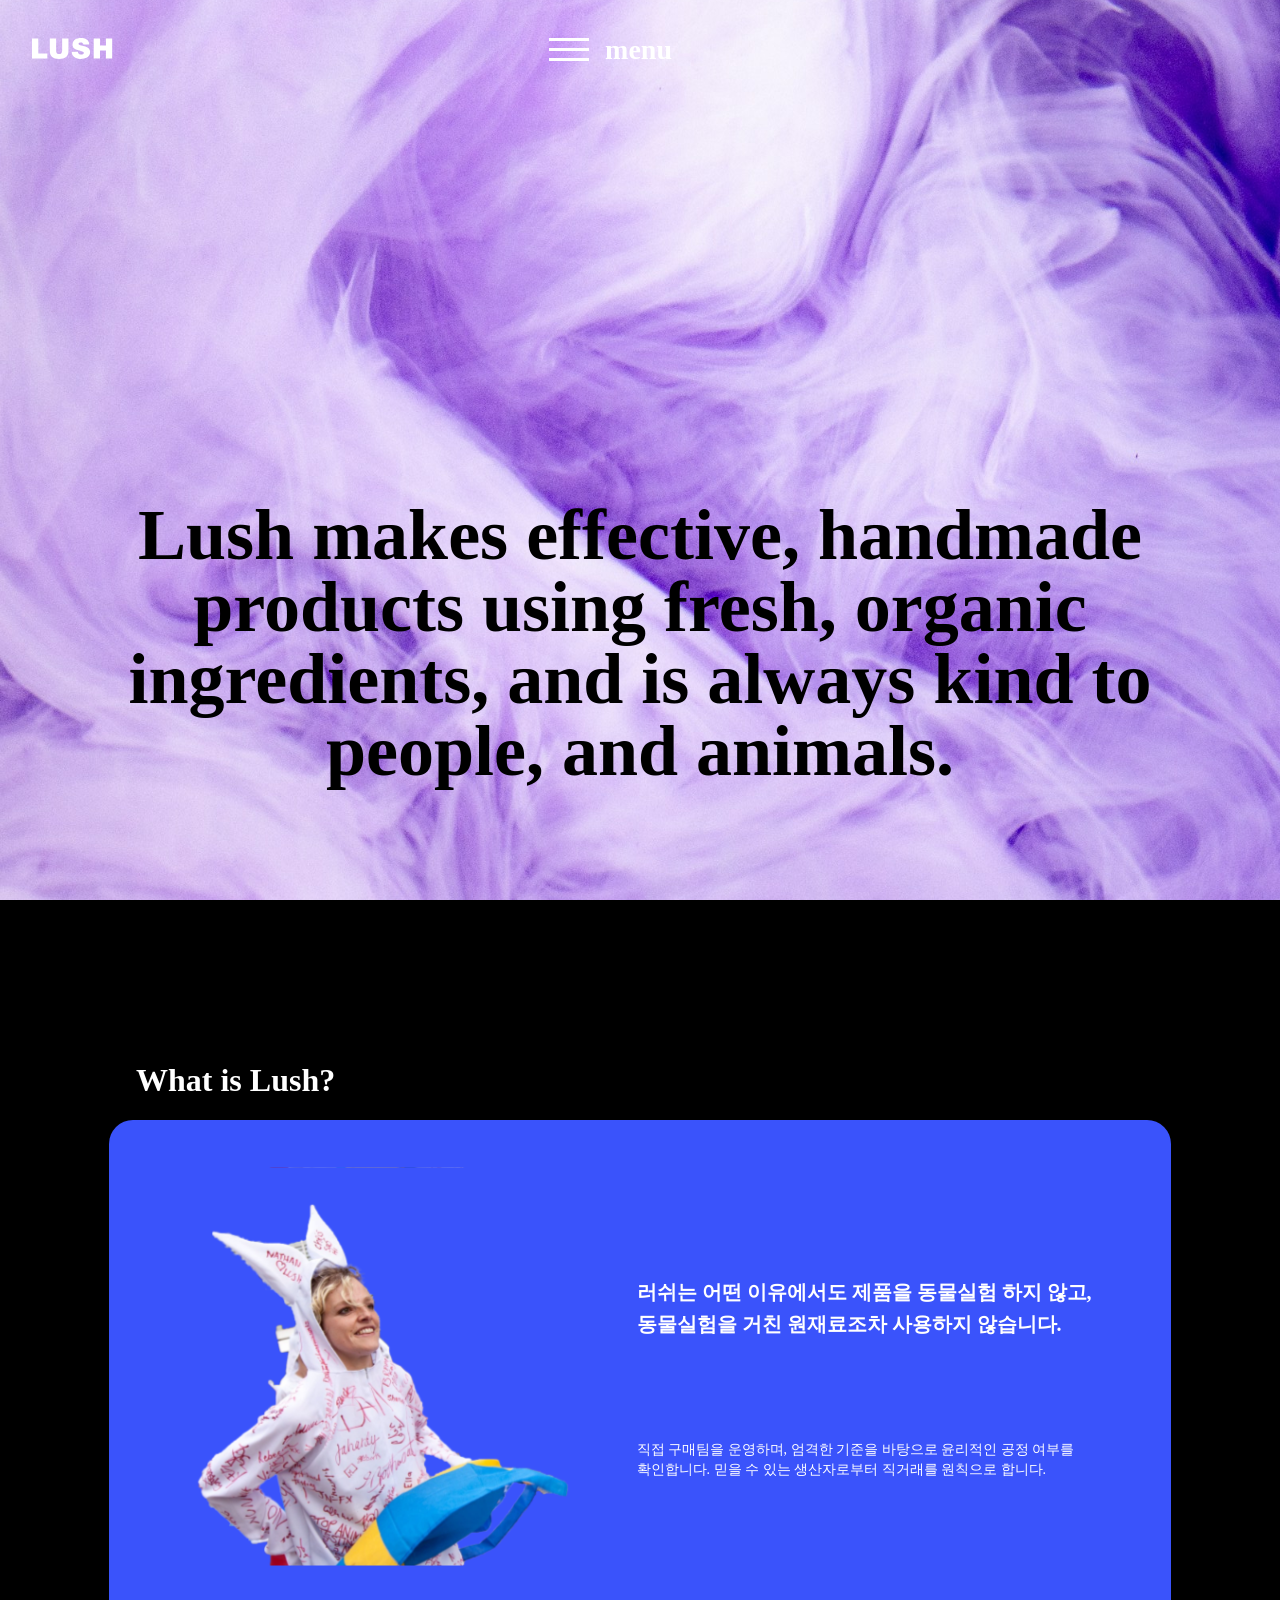
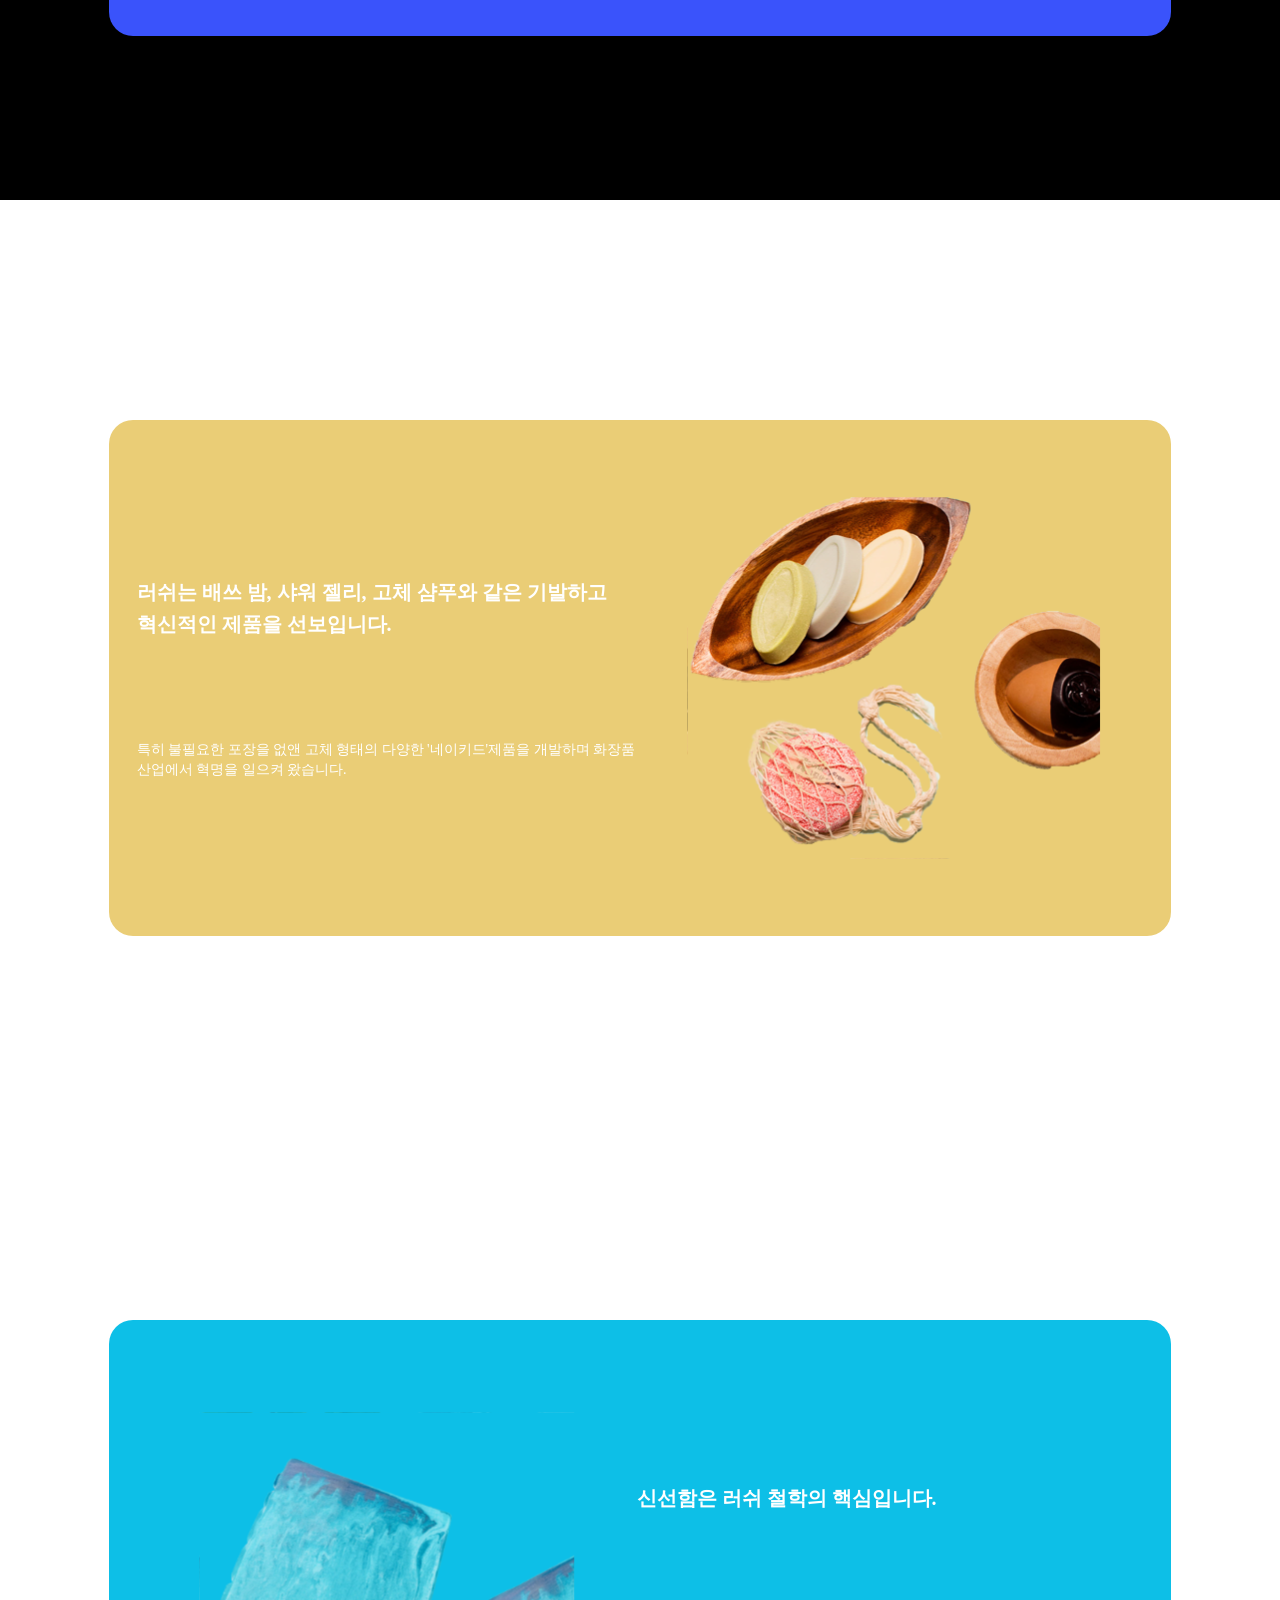
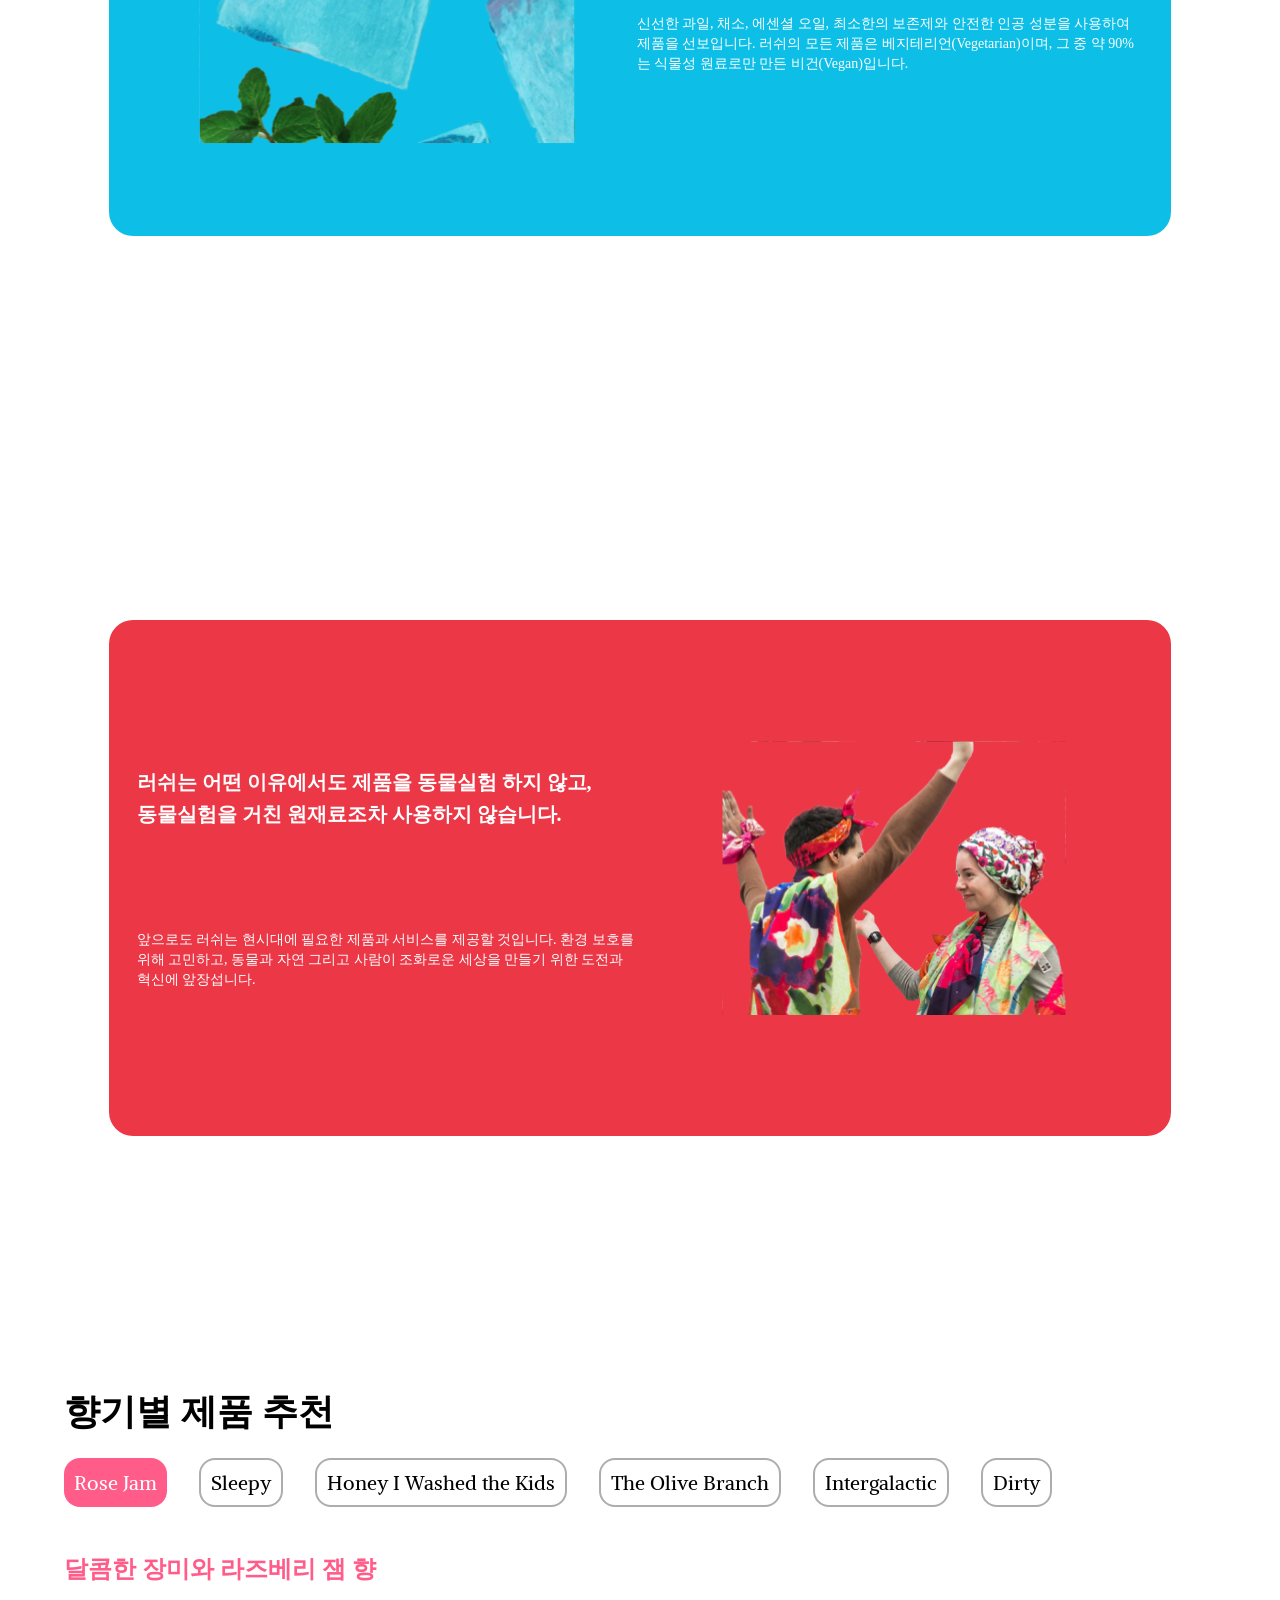
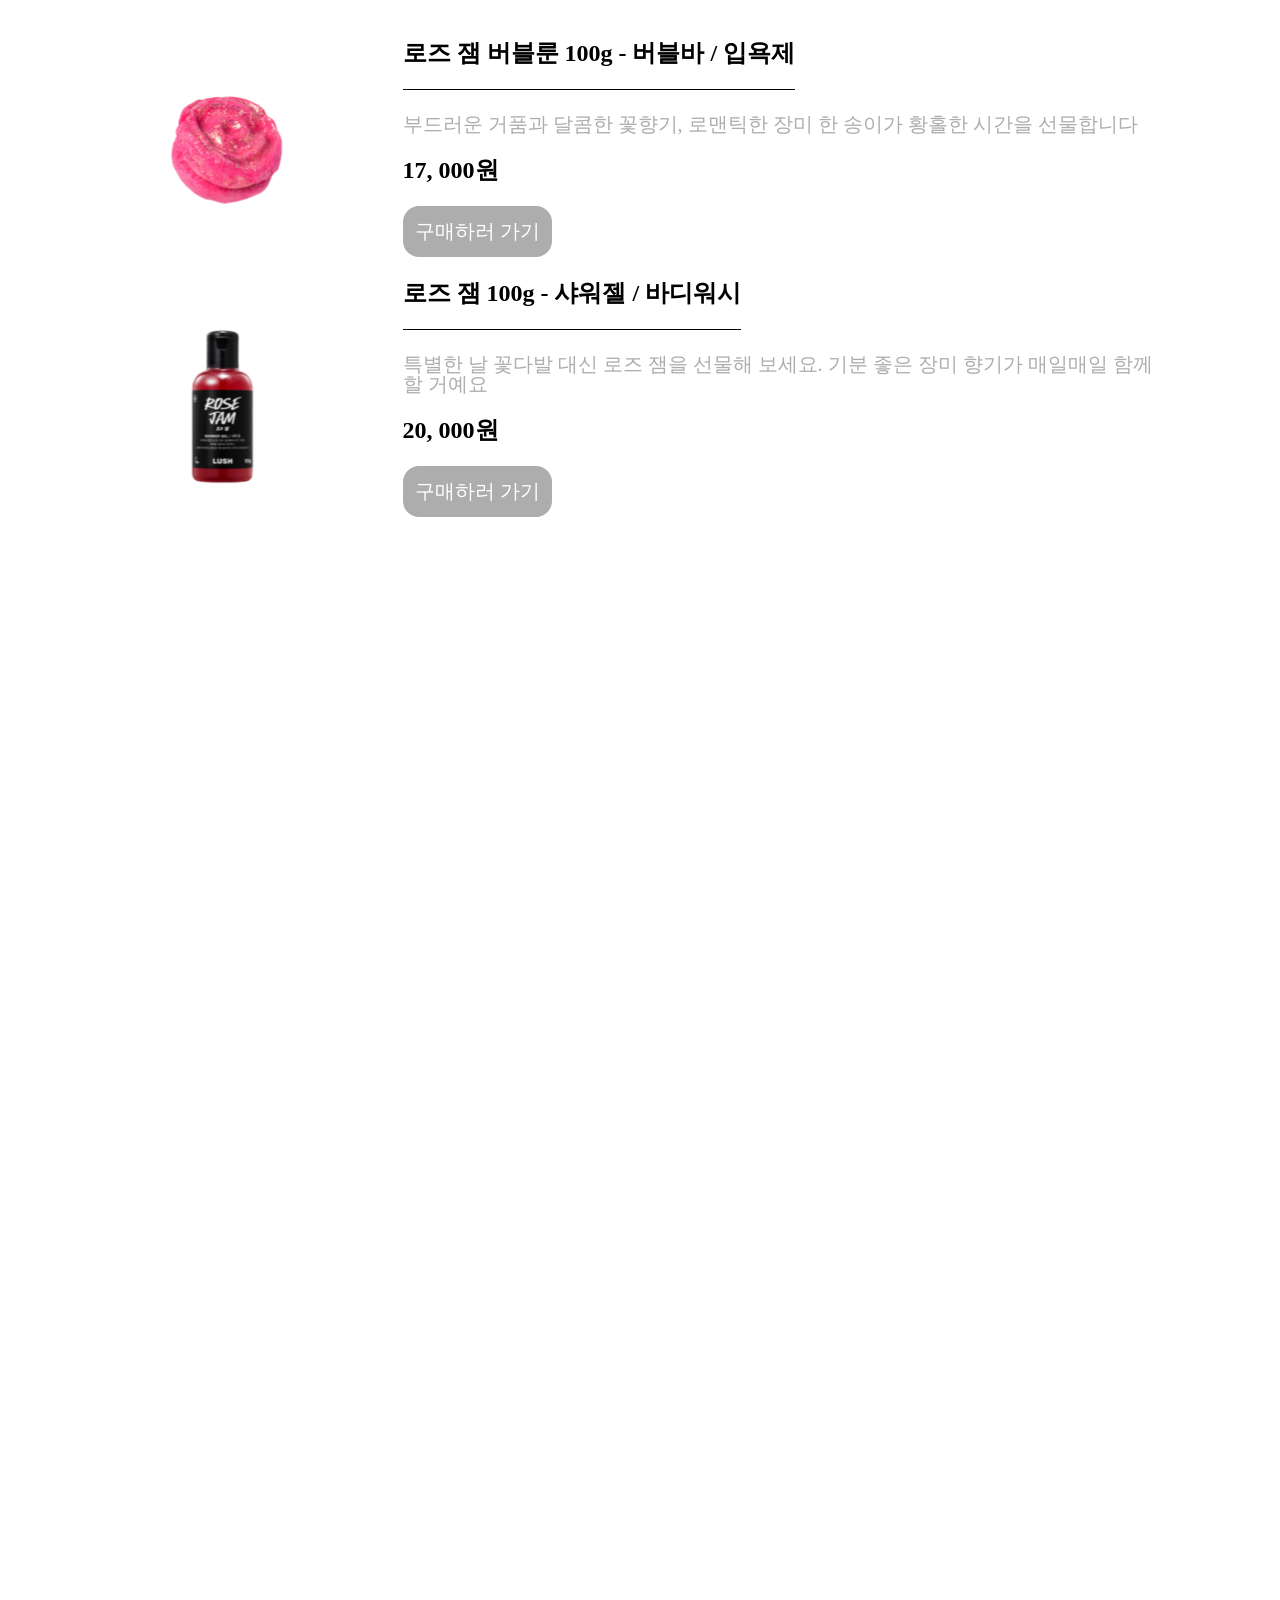
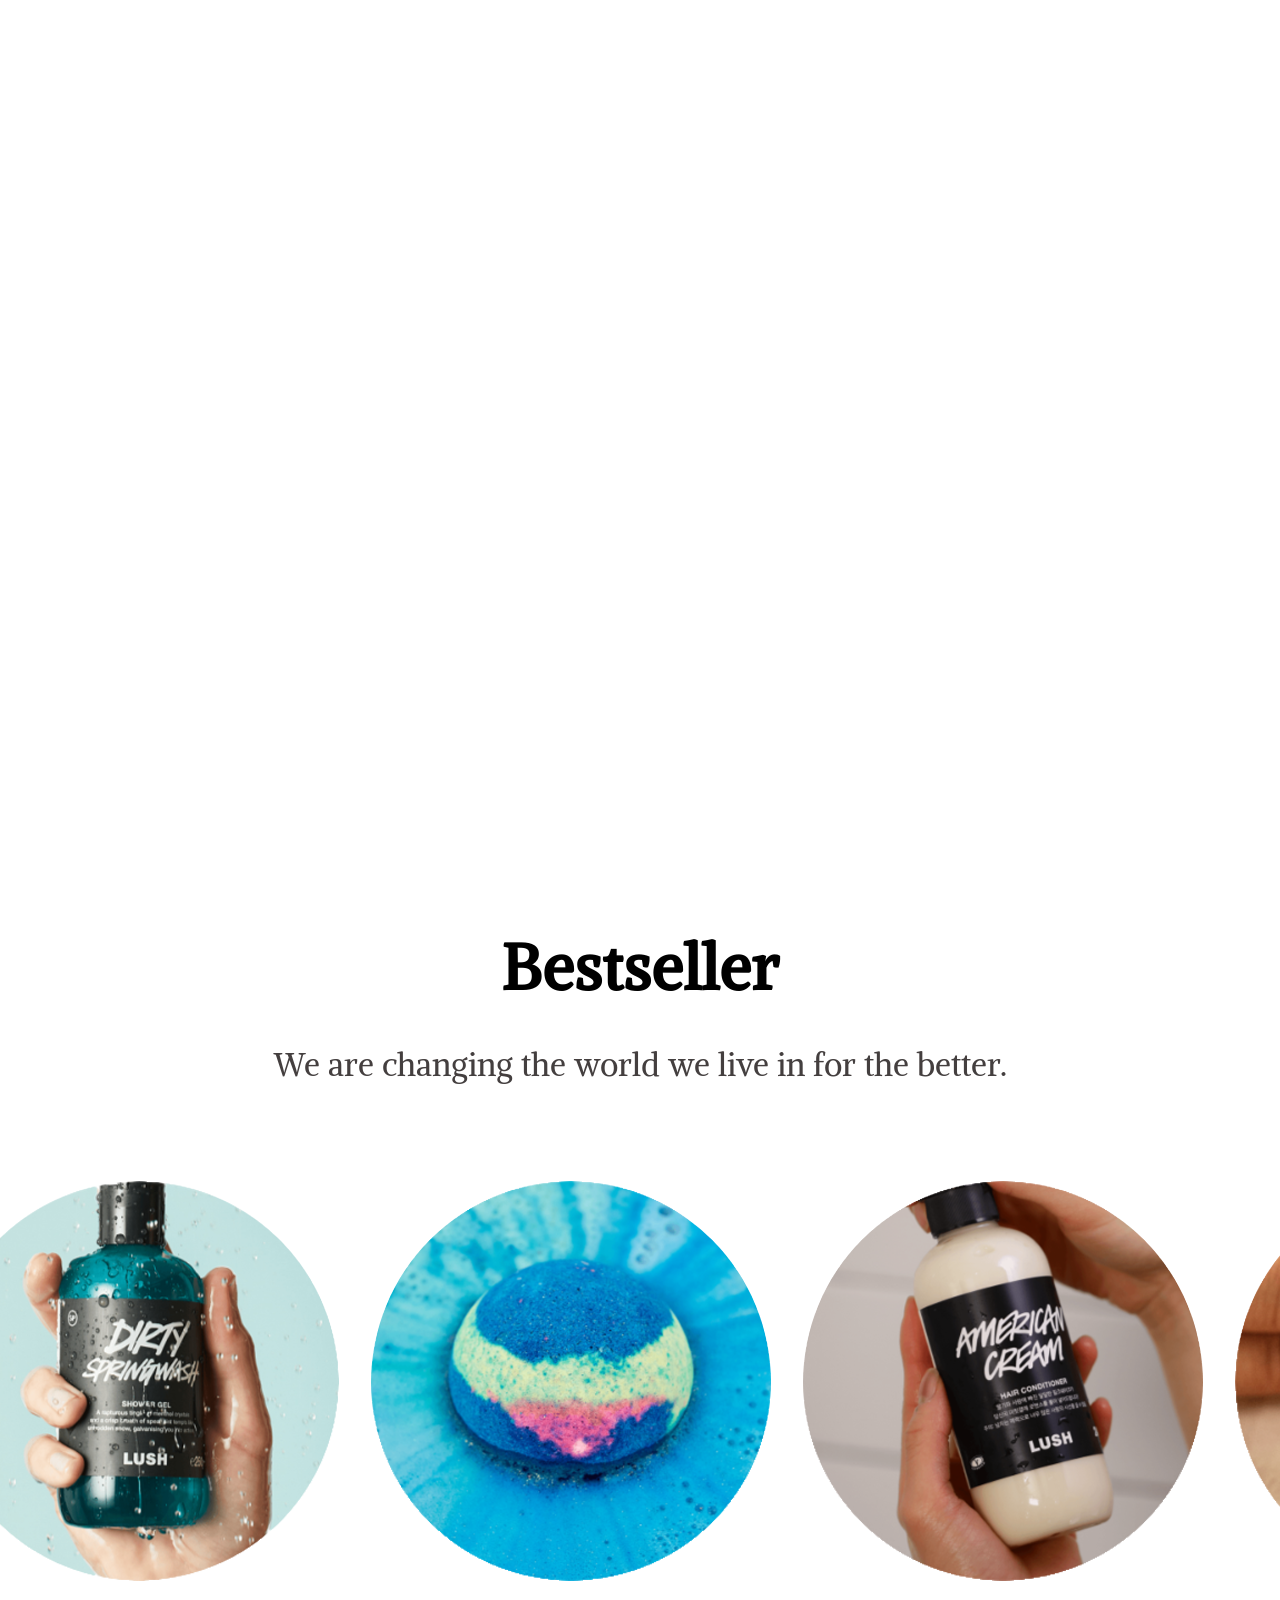
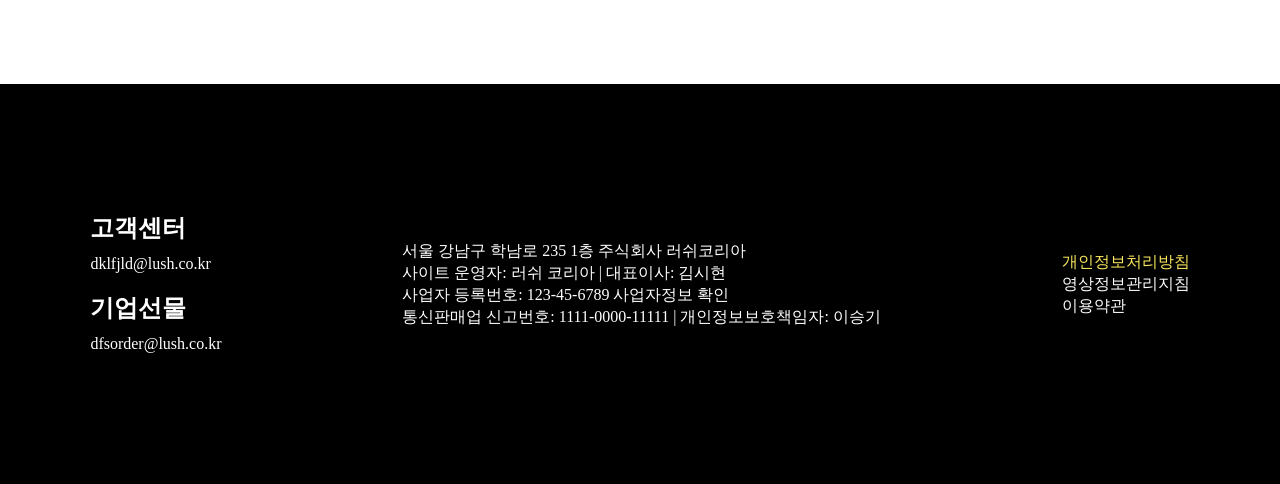
<file: index.html>
<!DOCTYPE html>
<html lang="ko">

<head>
    <meta charset="UTF-8">
    <meta name="viewport" content="width=device-width, initial-scale=1.0">
    <link href="https://fonts.googleapis.com/css2?family=Alike&display=swap" rel="stylesheet">
    <link rel="stylesheet" href="./css/reset.css">
    <link rel="stylesheet" href="./css/style.css">
    <link rel="stylesheet" href="./css/media.css">
    <title>러쉬코리아</title>
</head>

<body>
    <div class="slider">
        <div class="slide slide1 active"></div>
        <div class="slide slide2"></div>
        <div class="slide slide3"></div>
        <div class="slide slide4"></div>
        <div class="slide slide5"></div>
    </div>
    <section class="main_container">
        <header>
            <h1>
                <img src="./image/logo.svg" alt="로고">
            </h1>
            <div class="header_menu_button">
                <div class="ham_container">
                    <div class="hamburger"></div>
                </div>
                <p>menu</p>
            </div>
        </header>
        <div class="wrapper">
            <ul class="header_menu">
                <li>Hair</li>
                <li>Face</li>
                <li>Hand</li>
                <li>Body</li>
                <li>location</li>
            </ul>
        </div>
        <div class="main_text_content">
            <p id="main_typewriter">
                Lush makes effective, handmade products using fresh, organic
                ingredients, and is always kind to people, and animals.
            </p>
            <p id="main_typewriter_hidden">
                Lush makes effective, handmade products using fresh, organic
                ingredients, and is always kind to people, and animals.
            </p>
        </div>
    </section>


    <section class="intro_full_container">
        <div class="intro_container blue">
            <h2>What is Lush?</h2>
            <div class="intro_content">
                <figure></figure>
                <div class="intro_text_content">
                    <h3>
                        러쉬는 어떤 이유에서도 제품을 동물실험 하지 않고,동물실험을 거친 원재료조차 사용하지 않습니다.
                    </h3>
                    <p>
                        직접 구매팀을 운영하며, 엄격한 기준을 바탕으로 윤리적인 공정 여부를 확인합니다. 믿을 수 있는 생산자로부터 직거래를 원칙으로 합니다.
                    </p>
                    <p>
                        Animal Protection
                        <br>
                        Ethical Sourcing
                    </p>
                </div>
            </div>
        </div>
        <div class="intro_container yellow">
            <div class="intro_content">
                <div class="intro_text_content">
                    <h3>
                        러쉬는 배쓰 밤, 샤워 젤리, 고체 샴푸와 같은 기발하고 혁신적인 제품을 선보입니다.
                    </h3>
                    <p>
                        특히 불필요한 포장을 없앤 고체 형태의 다양한 '네이키드'제품을 개발하며 화장품 산업에서 혁명을 일으켜 왔습니다.
                    </p>
                    <p>
                        Innovative Products
                        <br>
                        Solid Formulas
                    </p>
                </div>
                <figure></figure>
            </div>
        </div>
        <div class="intro_container sky">
            <div class="intro_content">
                <figure></figure>
                <div class="intro_text_content">
                    <h3>
                        신선함은 러쉬 철학의 핵심입니다.
                    </h3>
                    <p>
                        신선한 과일, 채소, 에센셜 오일, 최소한의 보존제와 안전한 인공 성분을 사용하여 제품을 선보입니다. 러쉬의 모든 제품은 베지테리언(Vegetarian)이며, 그 중 약
                        90%는 식물성 원료로만 만든 비건(Vegan)입니다.
                    </p>
                    <p>
                        Natural Ingredients
                        <br>
                        Vegan
                    </p>
                </div>
            </div>
        </div>
        <div class="intro_container red">
            <div class="intro_content">
                <div class="intro_text_content">
                    <h3>
                        러쉬는 어떤 이유에서도 제품을 동물실험 하지 않고, 동물실험을 거친 원재료조차 사용하지 않습니다.
                    </h3>
                    <p>
                        앞으로도 러쉬는 현시대에 필요한 제품과 서비스를 제공할 것입니다. 환경 보호를 위해 고민하고, 동물과 자연 그리고 사람이 조화로운 세상을 만들기 위한 도전과 혁신에
                        앞장섭니다.
                    </p>
                    <p>
                        Cruelty-Free
                        <br>
                        Sustainability
                    </p>
                </div>
                <figure></figure>
            </div>
        </div>
    </section>

    <section class="recommend_container">
        <h2>향기별 제품 추천</h2>
        <div class="tabs">
            <button class="tab-btn active" data-tab="rose">Rose Jam</button>
            <button class="tab-btn" data-tab="sleepy">Sleepy</button>
            <button class="tab-btn" data-tab="honey">Honey I Washed the Kids</button>
            <button class="tab-btn" data-tab="olive">The Olive Branch</button>
            <button class="tab-btn" data-tab="inter">Intergalactic</button>
            <button class="tab-btn" data-tab="dirty">Dirty</button>
        </div>
        <div id="rose" class="tab-content rose active">
            <h3>달콤한 장미와 라즈베리 잼 향</h3>
            <h3 class="show_name">Rose Jam</h3>
            <div class="flex_box">
                <div class="recommend_content">
                    <figure class="rose_1"></figure>
                    <div class="recommend_text_content">
                        <h2>
                            로즈 잼 버블룬 100g - 버블바 / 입욕제
                        </h2>
                        <p>
                            부드러운 거품과 달콤한 꽃향기, 로맨틱한 장미 한 송이가 황홀한 시간을 선물합니다
                        </p>
                        <h2>
                            17, 000원
                        </h2>
                        <button>구매하러 가기</button>
                        <button class="show_button">제품 보러가기</button>
                    </div>
                </div>
                <div class="recommend_content">
                    <figure class="rose_2"></figure>
                    <div class="recommend_text_content">
                        <h2>로즈 잼 100g - 샤워젤 / 바디워시</h2>
                        <p>특별한 날 꽃다발 대신 로즈 잼을 선물해 보세요. 기분 좋은 장미 향기가 매일매일 함께 할 거예요</p>
                        <h2>20, 000원</h2>
                        <button>구매하러 가기</button>
                        <button class="show_button">제품 보러가기</button>
                    </div>
                </div>
            </div>
        </div>
        <div id="sleepy" class="tab-content sleepy">
            <h3>라벤더와 톤카 콩의 포근한 향</h3>
            <h3 class="show_name">Sleepy</h3>
            <div class="flex_box">
                <div class="recommend_content">
                    <figure class="sleepy_1"></figure>
                    <div class="recommend_text_content">
                        <h2>슬리피 200ml - 슬리피 보디 스프레이/바디 스프레이/향수</h2>
                        <p>라벤더의 향기가 퍼지고, 눈을 감으면 잠이 솔솔 오는 달콤한 자장가를 불러줄게요</p>
                        <h2>70, 000원</h2>
                        <button>구매하러 가기</button>
                        <button class="show_button">제품 보러가기</button>
                    </div>
                </div>
                <div class="recommend_content">
                    <figure class="sleepy_2"></figure>
                    <div class="recommend_text_content">
                        <h2>슬리피 버블바 200g - 버블바 / 입욕제</h2>
                        <p>꿈결처럼 부드러운 거품이 차오르면 파스텔 톤의 평화로운 꿈나라가 펼쳐집니다</p>
                        <h2>21, 000원</h2>
                        <button>구매하러 가기</button>
                        <button class="show_button">제품 보러가기</button>
                    </div>
                </div>
            </div>
        </div>
        <div id="honey" class="tab-content honey">
            <h3>달달한 꿀, 카라멜 향</h3>
            <h3 class="show_name">Honey I Washed the Kids</h3>
            <div class="flex_box">
                <div class="recommend_content">
                    <figure class="honey_1"></figure>
                    <div class="recommend_text_content">
                        <h2>허니 아이 워시드 더 키즈 100g - 보디 솝 / 바디 솝 / 비누</h2>
                        <p>달콤한 꿀단지 속으로 풍덩! 꿀처럼 촉촉한 피부를 만들어 드릴게요</p>
                        <h2>11, 000원</h2>
                        <button>구매하러 가기</button>
                        <button class="show_button">제품 보러가기</button>
                    </div>
                </div>
                <div class="recommend_content">
                    <figure class="honey_2"></figure>
                    <div class="recommend_text_content">
                        <h2>허니 아이 워시드 더 키즈 500g - 샤워 젤 / 바디워시</h2>
                        <p>사랑하는 사람에게 사용 방법을알려달라고 속삭여보세요</p>
                        <h2>66, 000원</h2>
                        <button>구매하러 가기</button>
                        <button class="show_button">제품 보러가기</button>
                    </div>
                </div>
            </div>
        </div>
        <div id="olive" class="tab-content olive">
            <h3>상큼한 만다린, 올리브 오일의 부드러움</h3>
            <h3 class="show_name">The Olive Branch</h3>
            <div class="flex_box">
                <div class="recommend_content">
                    <figure class="olive_1"></figure>
                    <div class="recommend_text_content">
                        <h2>더 올리브 브랜치 100g - 샤워 젤 / 바디워시</h2>
                        <p>어디에서도 찾아볼 수 없는 특별한 향기예요</p>
                        <h2>20, 000원</h2>
                        <button>구매하러 가기</button>
                        <button class="show_button">제품 보러가기</button>
                    </div>
                </div>
                <div class="recommend_content">
                    <figure class="olive_2"></figure>
                    <div class="recommend_text_content">
                        <h2>더 올리브 브랜치 550g - 샤워 젤 / 바디워시</h2>
                        <p>꽃과 과일의 조화랄까? 게다가 잔향기가 정말 좋았습니다</p>
                        <h2>66, 000원</h2>
                        <button>구매하러 가기</button>
                        <button class="show_button">제품 보러가기</button>
                    </div>
                </div>
            </div>
        </div>
        <div id="inter" class="tab-content inter">
            <h3>페퍼민트, 시더우드의 쿨하고 우디한 향 </h3>
            <h3 class="show_name">Intergalactic</h3>
            <div class="flex_box">
                <div class="recommend_content">
                    <figure class="inter_1"></figure>
                    <div class="recommend_text_content">
                        <h2>인터갈락틱 200g - 버블바 / 입욕제</h2>
                        <p>화려한 일상탈출! 별들의 눈부신 소용돌이 속으로 퐁당</p>
                        <h2>17, 000원</h2>
                        <button>구매하러 가기</button>
                        <button class="show_button">제품 보러가기</button>
                    </div>
                </div>
                <div class="recommend_content">
                    <figure class="inter_2"></figure>
                    <div class="recommend_text_content">
                        <h2>인터갈락틱 200g - 버블바 / 입욕제</h2>
                        <p>상쾌하고 싱그러운 향기가 욕실 가득 퍼지면, 신비한 우주의 수호자가 된 듯한 느낌이 들 거예요!</p>
                        <h2>21, 000원</h2>
                        <button>구매하러 가기</button>
                        <button class="show_button">제품 보러가기</button>
                    </div>
                </div>
            </div>
        </div>
        <div id="dirty" class="tab-content dirty">
            <h3>민트, 라벤더의 상쾌한 허브 향</h3>
            <h3 class="show_name">Dirty</h3>
            <div class="flex_box">
                <div class="recommend_content">
                    <figure class="dirty_1"></figure>
                    <div class="recommend_text_content">
                        <h2>더티 스타일링 크림 250g - 헤어 스타일링 크림</h2>
                        <p>오크모스의 차분한 향기는 시간이 지나면서 부드러운 느낌으로 바뀌어 갑니다</p>
                        <h2>44, 000원</h2>
                        <button>구매하러 가기</button>
                        <button class="show_button">제품 보러가기</button>
                    </div>
                </div>
                <div class="recommend_content">
                    <figure class="dirty_2"></figure>
                    <div class="recommend_text_content">
                        <h2>더티 100ml - 퍼퓸 / 향수</h2>
                        <p>누군가를 사로잡는 그 순간, 뒤돌아보게 만드는 그 향기</p>
                        <h2>130, 000원</h2>
                        <button>구매하러 가기</button>
                        <button class="show_button">제품 보러가기</button>
                    </div>
                </div>
            </div>
        </div>
    </section>

    <section class="campaign_container donate">
        <figure></figure>
        <div class="campaign_text_content">
            <div class="campaign_top donate">
                <h2>기부와 나눔</h2>
                <p id="donate-typewriter"></p>
            </div>
            <p>
                2007년 채러티 팟 출시 이후 러쉬의 기부와 나눔은 더욱 다양해졌습니다.

                러쉬는 비영리 단체와 협력하며 기부와 캠페인으로 긍정적 변화를 이끌고 있습니다.

                같은 가치를 지닌 단체들과 자원을 나누고 플랫폼을 제공합니다.

                기부는 5가지 범주로 나뉘며, 금액과 영향은 투명하게 공개됩니다.
            </p>
        </div>
    </section>
    <section class="campaign_container resource">
        <div class="campaign_text_content">
            <div class="campaign_top resource">
                <h2>자원 순환</h2>
                <p id="resource-typewriter"></p>
            </div>
            <p>
                러쉬 제품은 원재료 선택부터 제작, 유통까지 하나의 경험입니다.

                신선한 재료와 손작업으로 제품을 만들고 탄소 발자국을 줄입니다.

                모든 과정은 긍정적인 환경 영향을 남기기 위한 노력입니다.

                러쉬는 사회적·환경적 변화를 지속적으로 이끌고자 합니다.
            </p>
        </div>
        <figure></figure>
    </section>

    <section class="bestseller_container">
        <h2>Bestseller</h2>
        <p>We are changing the world we live in for the better.</p>
        <div class="bestseller_slider" id="infiniteSlider">
            <ul class="bestseller_content" id="sliderContent">
                <li>
                    <img src="./image/best_1.png" alt="">
                    <div class="bestseller_overlay">
                        Dirty Springwash 샤워젤
                        <br>
                        Dirty Springwash Shower Gel
                    </div>
                </li>
                <li>
                    <img src="./image/best_2.png" alt="">
                    <div class="bestseller_overlay">
                        인터갈락틱 200g - 버블바 / 입욕제
                        <br>
                        Intergalactic Bath Bomb
                    </div>
                </li>
                <li>
                    <img src="./image/best_3.png" alt="">
                    <div class="bestseller_overlay">
                        American Cream 헤어 컨디셔너
                        <br>
                        American Cream Hair Conditioner
                    </div>
                </li>
                <li>
                    <img src="./image/best_4.png" alt="">
                    <div class="bestseller_overlay">
                        마스크 오브 매그너민티
                        <br>
                        Mask of Magnaminty
                    </div>
                </li>
                <li>
                    <img src="./image/best_5.png" alt="">
                    <div class="bestseller_overlay">
                        더티 스프레이
                        <br>
                        Dirty Body Spray
                    </div>
                </li>
            </ul>
        </div>
    </section>

    <footer>
        <div class="contact">
            <div class="service">
                <h2>고객센터</h2>
                <p>dklfjld@lush.co.kr</p>
            </div>
            <div class="gift">
                <h2>기업선물</h2>
                <p>dfsorder@lush.co.kr</p>
            </div>
        </div>
        <div class="address">
            <p>
                서울 강남구 학남로 235 1층 주식회사 러쉬코리아
                <br>
                사이트 운영자: 러쉬 코리아 | 대표이사: 김시현
                <br>
                사업자 등록번호: 123-45-6789 사업자정보 확인
                <br>
                통신판매업 신고번호: 1111-0000-11111 | 개인정보보호책임자: 이승기
            </p>
        </div>
        <div class="policy">
            <p>개인정보처리방침</p>
            <p>영상정보관리지침</p>
            <p>이용약관</p>
        </div>
    </footer>
    <script src="./js/fadeinMain.js"></script>
    <script src="./js/scrollTextAnimation.js"></script>
    <script src="./js/menuOpen.js"></script>
    <script src="./js/fadeupScroll.js"></script>
    <script src="./js/scrollCard.js"></script>
    <script src="./js/typewriter.js"></script>
    <script src="./js/tabMenu.js"></script>
    <script src="./js/infinite.js"></script>
</body>

</html>
</file>
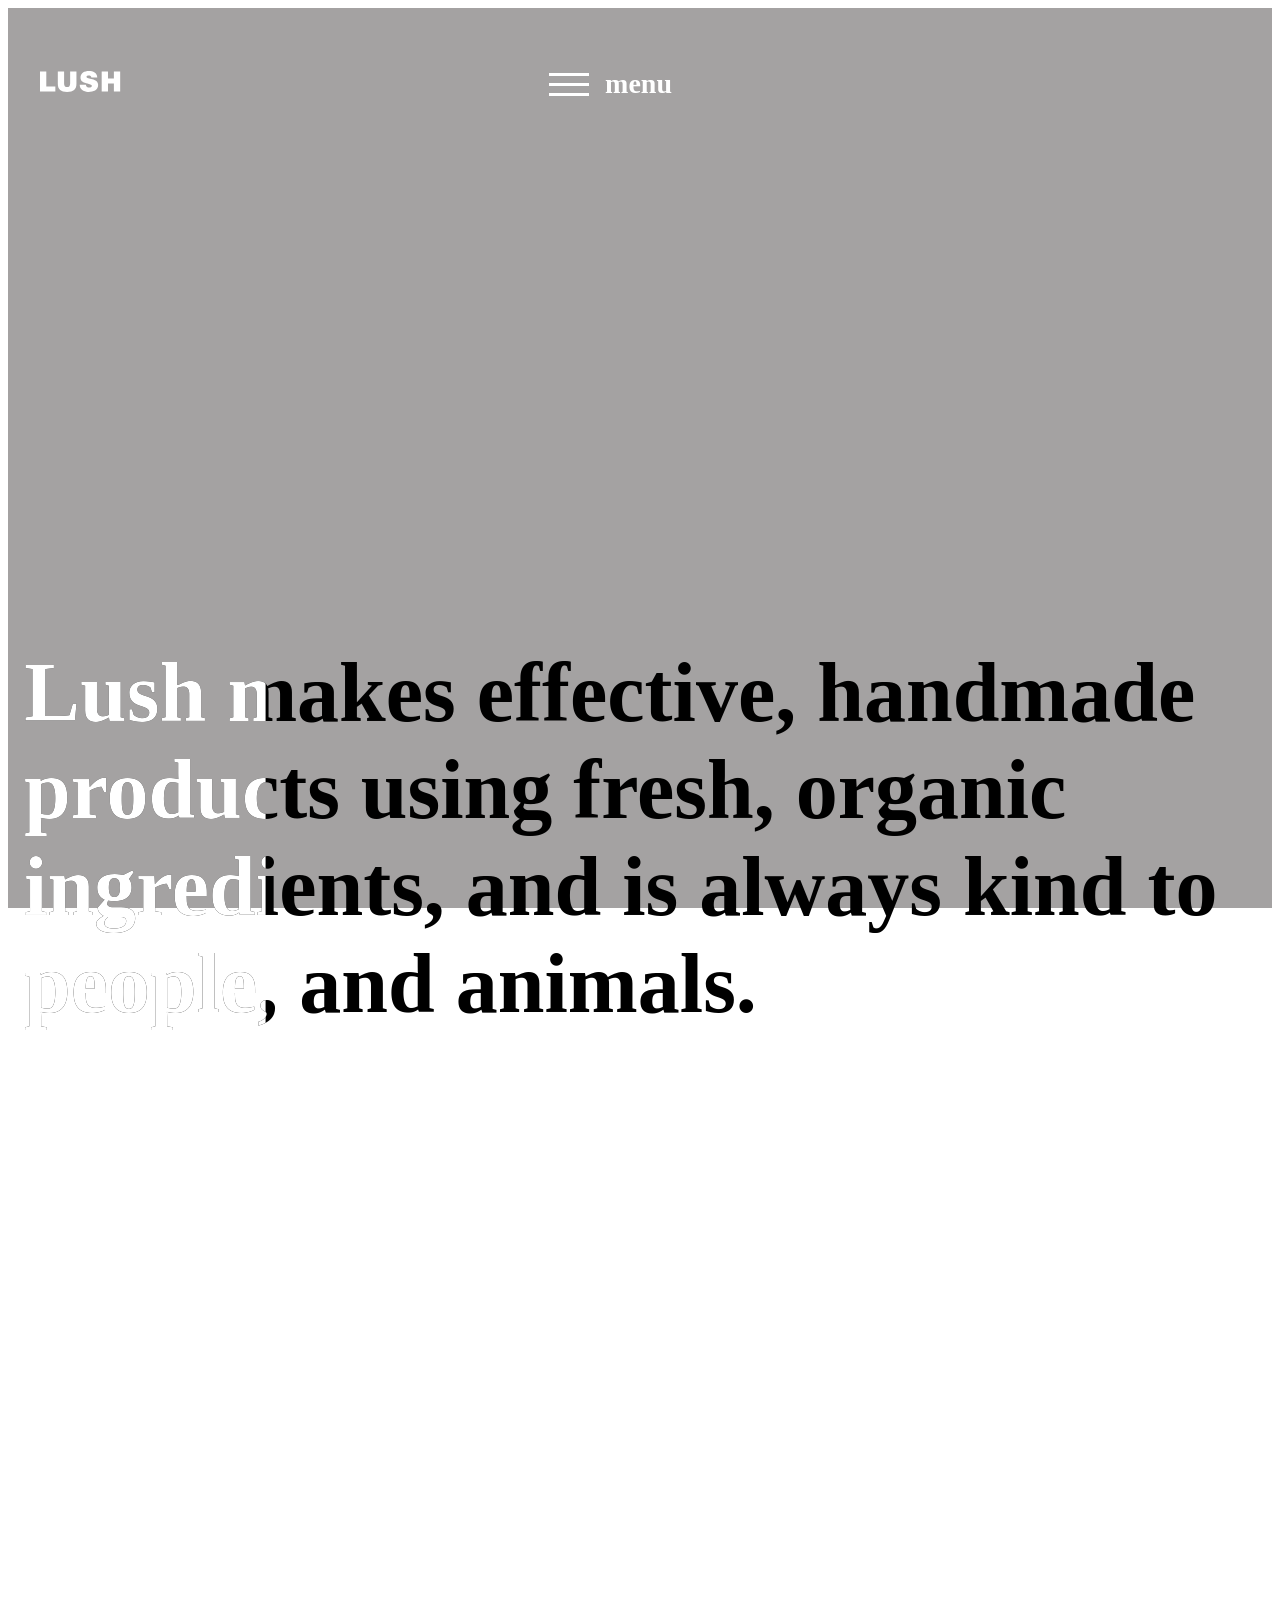
<file: 실험실.html>
<!DOCTYPE html>
<html lang="en">

<head>
    <meta charset="UTF-8">
    <meta name="viewport" content="width=device-width, initial-scale=1.0">
    <title>Document</title>
    <style>
        body {
            height: 400vh;
        }

        .main_container {
            background-color: #a4a2a2;
            color: #fff;
            z-index: 1;
            width: 100%;
            height: 100vh;
            display: flex;
            flex-direction: column;
            gap: 400px;
        }

        header {
            padding: 32px;
            display: flex;
            align-items: center;
            width: 50%;
            justify-content: space-between;
            z-index: 2;
            position: relative;
        }

        .header_menu_button {
            display: flex;
            align-items: center;
        }

        .ham_container {
            padding: 16px 0;
        }

        .hamburger {
            width: 40px;
            height: 3px;
            background-color: #fff;
            position: relative;
            transition: 0.3s;
        }

        .hamburger.active {
            background-color: transparent;
        }

        .hamburger::before,
        .hamburger::after {
            content: "";
            width: 40px;
            height: 3px;
            background-color: #fff;
            display: block;
            position: absolute;
            left: 0;
            transition: 0.3s;
        }

        .hamburger::before {
            top: -10px;
        }

        .hamburger::after {
            top: 10px;
        }

        .hamburger.active::before {
            transform: rotate(-45deg);
            top: 0;
            background-color: #fff;
        }

        .hamburger.active::after {
            transform: rotate(45deg);
            top: 0;
            background-color: #fff;
        }

        .header_menu_button>p {
            font-size: 28px;
            font-weight: 900;
            margin-left: 16px;
        }

        body.lock-scroll {
            overflow: hidden;
            height: 100%;
            touch-action: none;
        }

        .wrapper {
            width: 100%;
            height: 100vh;
            background: rgba(0, 0, 0, 0.5);
            position: absolute;
            top: 0;
            left: 0;
            opacity: 0;
            transition: 0.5s;
        }

        .wrapper.active {
            opacity: 1;
        }

        .header_menu {
            position: absolute;
            top: 50%;
            right: 15%;
            transform: translateY(-50%);
        }

        .header_menu>li {
            line-height: 72px;
            font-size: 40px;
            font-weight: 600;
        }

        #main_typewriter {
            font-size: 84px;
            font-weight: 600;
            position: relative;
            padding: 0 16px;
            color: #000;
            box-sizing: border-box;
        }

        #main_typewriter::after {
            content: attr(data-text);
            position: absolute;
            top: 0;
            left: 0;
            padding: 0 16px;

            width: 100%;
            height: 120%;
            color: transparent;
            -webkit-background-clip: text;
            background-clip: text;
            background-image: linear-gradient(90deg, #fff 0 0);

            background-repeat: no-repeat;
            background-size: var(--bg-fill, 0%) 100%;

            pointer-events: none;
        }

        #main_typewriter.revealed::after {
            background-size: 100% 100%;
        }

        #main_typewriter.hidden {
            display: none;
        }
    </style>
</head>

<body>
    <section class="main_container">
        <header>
            <h1>
                <img src="./image/logo.svg" alt="로고">
            </h1>
            <div class="header_menu_button">
                <div class="ham_container">
                    <div class="hamburger"></div>
                </div>
                <p>menu</p>
            </div>
        </header>
        <div class="wrapper">
            <ul class="header_menu">
                <li>Hair</li>
                <li>Face</li>
                <li>Hand</li>
                <li>Body</li>
                <li>location</li>
            </ul>
        </div>
        <div class="main_text_content">
            <p id="main_typewriter"
                data-text="Lush makes effective, handmade products using fresh, organic ingredients, and is always kind to people, and animals.">
                Lush makes effective, handmade products using fresh, organic ingredients, and is always kind to people,
                and animals.
            </p>
        </div>
    </section>

    <script>
        const target = document.getElementById("main_typewriter");

        window.addEventListener("scroll", () => {
            const rect = target.getBoundingClientRect();
            const windowHeight = window.innerHeight;

            // 요소가 화면에 얼마나 보였는지 계산
            let progress = (windowHeight - rect.top) / (rect.height + windowHeight);

            // 0 ~ 1 사이로 고정
            progress = Math.min(Math.max(progress, 0), 1);

            // 채워지는 퍼센트
            const percent = progress * 100;

            target.style.setProperty("--bg-fill", `${percent}%`);
        });

    </script>
</body>

</html>
</file>
<file: css/style.css>
body {
    overflow-x: hidden;
}

/* slider */
.slider {
    position: absolute;
    top: 0;
    left: 0;
    width: 100%;
    height: 100vh;
    z-index: -1;
}

.slide {
    position: absolute;
    top: 0;
    left: 0;
    width: 100%;
    height: 100vh;
    opacity: 0;
    transition: opacity 2s;
}

.active {
    opacity: 1;
}

.slide1 {
    background: url(../image/main_1.svg);
}

.slide2 {
    background: url(../image/main_2.svg);
}

.slide3 {
    background: url(../image/main_3.svg);
}

.slide4 {
    background: url(../image/main_4.svg);
}

.slide5 {
    background: url(../image/main_5.svg);
}

/* main_container */
.main_container {
    color: #fff;
    z-index: 1;
    width: 100%;
    height: 100vh;
    display: flex;
    flex-direction: column;
    gap: 400px;
}

header {
    padding: 32px;
    display: flex;
    align-items: center;
    width: 50%;
    justify-content: space-between;
    z-index: 2;
    position: relative;
}

.header_menu_button {
    display: flex;
    align-items: center;
}

.ham_container {
    padding: 16px 0;
}

.hamburger {
    width: 40px;
    height: 3px;
    background-color: #fff;
    position: relative;
    transition: 0.3s;
}

.hamburger.active {
    background-color: transparent;
}

.hamburger::before,
.hamburger::after {
    content: "";
    width: 40px;
    height: 3px;
    background-color: #fff;
    display: block;
    position: absolute;
    left: 0;
    transition: 0.3s;
}

.hamburger::before {
    top: -10px;
}

.hamburger::after {
    top: 10px;
}

.hamburger.active::before {
    transform: rotate(-45deg);
    top: 0;
    background-color: #fff;
}

.hamburger.active::after {
    transform: rotate(45deg);
    top: 0;
    background-color: #fff;
}

.header_menu_button>p {
    font-size: 28px;
    font-weight: 900;
    margin-left: 16px;
}

body.lock-scroll {
    overflow: hidden;
    height: 100%;
    touch-action: none;
}

.wrapper {
    width: 100%;
    height: 100vh;
    background: rgba(0, 0, 0, 0.5);
    position: absolute;
    top: 0;
    left: 0;
    opacity: 0;
    transition: 0.5s;
}

.wrapper.active {
    opacity: 1;
}

.header_menu {
    position: absolute;
    top: 50%;
    right: 15%;
    transform: translateY(-50%);
}

.header_menu>li {
    line-height: 72px;
    font-size: 40px;
    font-weight: 600;
}

.main_text_content {
    position: relative;
}

#main_typewriter,
#main_typewriter_hidden {
    font-size: 84px;
    font-weight: 600;
    padding: 0 16px;
    box-sizing: border-box;
    position: absolute;
    top: 0;
    left: 0;
    width: 100%;
    text-align: center;
}

#main_typewriter {
    color: #000;
}

#main_typewriter_hidden {
    color: transparent;
    background-image: linear-gradient(90deg, #fff 0%, #fff 100%);
    background-clip: text;
    -webkit-background-clip: text;
    background-repeat: no-repeat;
    background-size: 0% 100%;
    transition: background-size 0.1s linear;
    pointer-events: none;
}

#main_typewriter.hidden {
    display: none;
}

/* intro_full_container */
.intro_full_container {
    height: 400vh;
    position: relative;
}

/* intro_container */
.intro_container {
    background-color: #000;
    position: sticky;
    top: 0;
    width: 100%;
    height: 100vh;
    color: white;
    display: flex;
    flex-direction: column;
    justify-content: center;
    transition: transform 1s ease, opacity 1s ease;
    opacity: 0;
    transform: translateY(100px) scale(0.98);
    padding: 36px 100px;
    box-sizing: border-box;
}

.intro_container:nth-child(2),
.intro_container:nth-child(3),
.intro_container:nth-child(4) {
    background-color: transparent;
}

.intro_container:nth-child(2)::before,
.intro_container:nth-child(3)::before,
.intro_container:nth-child(4)::before {
    height: 48px;
    display: block;
    content: "";
}

.intro_container.show {
    opacity: 1;
    transform: translateY(0) scale(1);
}

.intro_container>h2 {
    font-size: 48px;
    font-weight: 900;
    margin-left: 32px;
}

.intro_content {
    width: 100%;
    height: 80%;
    margin: 24px auto 0 auto;
    display: flex;
    justify-content: center;
    align-items: center;
    border-radius: 24px;
    overflow: hidden;
    padding: 0 24px;
    box-sizing: border-box;
}

.intro_text_content {
    height: 500px;
    display: flex;
    flex-direction: column;
    justify-content: center;
    gap: 100px;
    word-break: keep-all;
    width: 50%
}

.intro_text_content>h3 {
    font-size: 32px;
    font-weight: 600;
    line-height: 36px;
}

.intro_text_content>p {
    line-height: 20px;
}

.intro_text_content>p:last-of-type {
    display: none;
}

/* blue */
.intro_container.blue>.intro_content {
    background-color: #3a53fb;
}

.intro_container.blue>.intro_content>figure {
    background: url(../image/intro_1.svg);
    width: 800px;
    height: 700px;
}

/* yellow */
.intro_container.yellow>.intro_content {
    background-color: #EACD76;
}

.intro_container.yellow>.intro_content>figure {
    background: url(../image/intro_2.svg);
    width: 800px;
    height: 700px;
}

/* sky */
.intro_container.sky>.intro_content {
    background-color: #0DBFE7;
}

.intro_container.sky>.intro_content>figure {
    background: url(../image/intro_3.svg);
    width: 800px;
    height: 700px;
}

/* red */
.intro_container.red>.intro_content {
    background-color: #ec3746;
}

.intro_container.red>.intro_content>figure {
    background: url(../image/intro_4.svg);
    width: 800px;
    height: 700px;
}

/* recommend_container */
.recommend_container {
    margin: 100px 0;
    padding: 36px 100px;
}

.recommend_container>h2 {
    font-size: 48px;
    font-weight: 900;
    margin-bottom: 36px;
}

.tabs {
    display: flex;
    gap: 40px;
    margin-bottom: 60px;
}

.tab-btn {
    background: none;
    border: 2px solid #AEADAD;
    font-size: 22px;
    border-radius: 16px;
    padding: 12px;
    font-family: 'Alike', serif;
    cursor: pointer;
}

.tab-btn[data-tab="rose"].active {
    background-color: #ff5c8a;
    border: none;
    color: #fff;
}

.tab-btn[data-tab="sleepy"].active {
    background-color: #6C4C82;
    border: none;
    color: #fff;
}

.tab-btn[data-tab="honey"].active {
    background-color: #C59358;
    border: none;
    color: #fff;
}

.tab-btn[data-tab="olive"].active {
    background-color: #E04415;
    border: none;
    color: #fff;
}

.tab-btn[data-tab="inter"].active {
    background-color: #038FAF;
    border: none;
    color: #fff;
}

.tab-btn[data-tab="dirty"].active {
    background-color: #016B73;
    border: none;
    color: #fff;
}

.tab-content {
    display: none;
}

.tab-content.active {
    display: block;
}

.tab-content>h3 {
    margin-bottom: 60px;
    font-size: 24px;
    font-weight: 600;
}

.tab-content.rose>h3 {
    color: #ff5c8a;
}

.tab-content.sleepy>h3 {
    color: #6C4C82;
}

.tab-content.honey>h3 {
    color: #C59358;
}

.tab-content.olive>h3 {
    color: #E04415;
}

.tab-content.inter>h3 {
    color: #038FAF;
}

.tab-content.dirty>h3 {
    color: #016B73;
}

.show_name {
    display: none;
}

.recommend_content {
    display: flex;
    align-items: center;
    justify-content: center;
    gap: 100px;
}

.rose_1 {
    background: url(../image/로즈잼1.svg);
    width: 295px;
    height: 295px;
}

.rose_2 {
    background: url(../image/로즈잼2.svg);
    width: 295px;
    height: 295px;
}

.sleepy_1 {
    background: url(../image/슬리피1.svg);
    width: 295px;
    height: 295px;
}

.sleepy_2 {
    background: url(../image/슬리피2.svg);
    width: 295px;
    height: 295px;
}

.honey_1 {
    background: url(../image/허니1.svg);
    width: 295px;
    height: 295px;
}

.honey_2 {
    background: url(../image/허니2.svg);
    width: 295px;
    height: 295px;
}

.olive_1 {
    background: url(../image/올리브1.svg);
    width: 295px;
    height: 295px;
}

.olive_2 {
    background: url(../image/올리브2.svg);
    width: 295px;
    height: 295px;
}

.inter_1 {
    background: url(../image/인터1.svg);
    width: 295px;
    height: 295px;
}

.inter_2 {
    background: url(../image/인터2.svg);
    width: 295px;
    height: 295px;
}

.dirty_1 {
    background: url(../image/더티1.svg);
    width: 295px;
    height: 295px;
}

.dirty_2 {
    background: url(../image/더티2.svg);
    width: 295px;
    height: 295px;
}

.recommend_text_content {
    width: 755px;
}

.recommend_text_content>h2 {
    font-size: 24px;
    font-weight: 600;
    margin-bottom: 24px;
    display: inline-block;
}

.recommend_text_content>h2:last-of-type {
    display: block;
}

.recommend_text_content>h2:first-child:after {
    content: "";
    background-color: #000;
    width: 100%;
    height: 1px;
    display: block;
    margin-top: 24px;
}

.recommend_text_content>p {
    color: #AEADAD;
    font-size: 20px;
    font-weight: 500;
    margin-bottom: 24px;
}

.recommend_text_content>button {
    background-color: #AEADAD;
    border: none;
    padding: 12px;
    color: #fff;
    font-size: 20px;
    border-radius: 16px;
    cursor: pointer;
}

.recommend_text_content>button:hover {
    background-color: #616161;
}

.show_button {
    background-color: #AEADAD;
    border: none;
    padding: 12px;
    color: #fff;
    font-size: 20px;
    border-radius: 16px;
    display: none;
    cursor: pointer;
}

/* campaign_container */
.campaign_container.donate>figure {
    background: url(../image/campaign_1.svg);
    width: 50%;
    height: 100vh;
    border-radius: 50px 50px 0 0;
    background-size: cover;
}

.campaign_container.resource>figure {
    background: url(../image/campaign_2.svg);
    width: 50%;
    height: 100vh;
    border-radius: 0 0 50px 50px;
    background-size: cover;
}

.campaign_container {
    display: flex;
    background-color: #1d1c1c;
    color: #fff;
    height: 100vh;
    opacity: 0;
    transform: translateY(40px);
    transition: 1s ease-out, transform 1s ease-out;
    border-radius: 50px 50px 0 0;
    align-items: center;
}

.campaign_container.resource {
    border-radius: 0 0 50px 50px;
    background-color: #000;
}

.campaign_container.visible {
    opacity: 1;
    transform: translateY(0);
}

.campaign_top.donate>h2 {
    color: #0DBFE7;
    font-size: 24px;
    margin-bottom: 20px;
}

.campaign_top.resource>h2 {
    color: #28C400;
    font-size: 24px;
    margin-bottom: 20px;
}

.campaign_text_content {
    width: 50%;
    height: 100vh;
    display: flex;
    flex-direction: column;
    justify-content: space-evenly;
    padding: 100px 60px;
    box-sizing: border-box;
}

.campaign_top>p {
    line-height: 1.4;
    font-size: 50px;
    font-weight: 600;
    width: 90%;
    word-break: keep-all;
}

.campaign_text_content>p {
    font-size: 20px;
    width: 80%;
    line-height: 36px;
    word-break: keep-all;
}

/* bestseller_container */
.bestseller_container {
    margin: 100px 0;
    overflow-x: hidden;
}

.bestseller_container>h2 {
    text-align: center;
    font-size: 64px;
    font-weight: 600;
    font-family: 'Alike', serif;
}

.bestseller_container>p {
    text-align: center;
    font-size: 32px;
    font-weight: 400;
    margin: 50px 0 100px 0;
    color: #443f3f;
    font-family: 'Alike', serif;
}

.bestseller_slider {
    display: flex;
    width: max-content;
    overflow: hidden
}

.bestseller_content {
    display: flex;
    padding: 0;
    margin: 0;
    list-style: none;
}

.bestseller_content>li {
    position: relative;
    flex-shrink: 0;
    margin: 0 16px;
    border-radius: 50%;
    overflow: hidden;
}

.bestseller_content>li>img {
    width: 400px;
    height: 400px;
    transition: transform 0.7s;
}

.bestseller_overlay {
    position: absolute;
    top: 0;
    left: 0;
    width: 100%;
    height: 100%;
    background-color: rgba(0, 0, 0, 0.6);
    font-size: 24px;
    display: flex;
    align-items: center;
    justify-content: center;
    color: #fff;
    border-radius: 50%;
    opacity: 0;
    transition: 0.7s;
    text-align: center;
    line-height: 36px;
}

.bestseller_content>li:hover .bestseller_overlay {
    opacity: 1;
}

.bestseller_content>li:hover>img {
    transform: scale(1.1);
}

/* footer */
footer {
    width: 100%;
    height: 400px;
    background-color: #000;
    display: flex;
    color: #fff;
    justify-content: space-around;
    align-items: center;
}

.service>h2,
.gift>h2 {
    font-size: 24px;
    font-weight: 600;
    margin-bottom: 16px;
}

.service>p {
    margin-bottom: 24px;
}

.address>p,
.policy>p {
    line-height: 22px;
}

.policy>p:nth-of-type(1) {
    color: #FBE85E;
}
</file>
<file: css/media.css>
@media (max-width: 1430px) {

    /* 소개 컨테이너 */
    .intro_content {
        width: 90%;
        height: 60%;
    }

    .intro_container.blue>.intro_content>figure,
    .intro_container.yellow>.intro_content>figure,
    .intro_container.sky>.intro_content>figure,
    .intro_container.red>.intro_content>figure {
        width: 500px;
        height: calc(500px * 7 / 8);
        background-size: contain;
        background-repeat: no-repeat;
        background-position: center center;
    }

    .intro_container {
        padding: 20px 50px;
    }

    .intro_container:nth-child(2)::before,
    .intro_container:nth-child(3)::before,
    .intro_container:nth-child(4)::before {
        height: 32px;
        display: block;
        content: "";
    }

    .intro_container>h2 {
        font-size: 32px;
        margin-left: 86px;
    }


    .intro_text_content>h3 {
        font-size: 20px;
        line-height: 32px;
    }

    .intro_text_content>p:first-of-type {
        font-size: 14px;
    }
}

@media (max-width: 1300px) {

    /* 메인 컨테이너 */
    #main_typewriter,
    #main_typewriter_hidden {
        font-size: 72px;
    }

    /* 추천 컨테이너 */
    .recommend_container {
        margin: 70px 0;
        padding: 24px 64px;
    }

    .recommend_container>h2 {
        font-size: 36px;
        margin-bottom: 28px;
    }

    .tabs {
        gap: 32px;
        margin-bottom: 50px;
    }

    .tab-btn {
        font-size: 20px;
        padding: 10px;
    }

    .recommend_content {
        margin-bottom: 24px;
        gap: 80px;
    }

    .rose_1,
    .rose_2,
    .sleepy_1,
    .sleepy_2,
    .honey_1,
    .honey_2,
    .olive_1,
    .olive_2,
    .inter_1,
    .inter_2,
    .dirty_1,
    .dirty_2 {
        width: 200px;
        height: 200px;
        background-size: contain;
        background-repeat: no-repeat;
        background-position: center center;
    }
}

@media (max-width: 1024px) {

    /* 메인 컨테이너 */
    #main_typewriter,
    #main_typewriter_hidden {
        font-size: 60px;
    }

    .header_menu>li {
        line-height: 50px;
        font-size: 28px;
    }

    /* 소개 컨테이너 */
    .intro_container.blue>.intro_content>figure,
    .intro_container.yellow>.intro_content>figure,
    .intro_container.sky>.intro_content>figure,
    .intro_container.red>.intro_content>figure {
        width: 400px;
        height: calc(400px * 7 / 8);
        background-size: contain;
        background-repeat: no-repeat;
        background-position: center center;
    }

    .intro_content {
        flex-direction: column;
    }

    .intro_text_content {
        gap: 60px;
        height: auto;
        width: auto;
    }

    .intro_text_content>h3,
    .intro_text_content>p:first-of-type {
        display: none;
    }

    .intro_text_content>p:last-of-type {
        display: block;
        font-size: 48px;
        text-align: center;
        line-height: 60px;
        font-family: 'Alike', serif;
        font-weight: 400;
    }

    /* 추천 컨테이너 */
    .recommend_container {
        margin: 50px 0;
        padding: 18px 50px;
    }

    .recommend_container>h2 {
        font-size: 30px;
        margin-bottom: 22px;
    }

    .tabs {
        gap: 28px;
        margin-bottom: 40px;
    }

    .tab-btn {
        font-size: 16px;
        padding: 8px;
    }

    .tab-content>h3 {
        margin-bottom: 40px;
        font-size: 20px;
    }

    .recommend_text_content {
        width: 500px;
    }

    .recommend_text_content>h2 {
        font-size: 18px;
        margin-bottom: 18px;
    }

    .recommend_text_content>p,
    .recommend_text_content>button:first-of-type {
        display: none;
    }

    .show_button {
        display: block;
        background-color: #616161;
    }

    .recommend_text_content>button {
        padding: 8px;
        font-size: 16px;
    }

    /* 캠페인 컨테이너 */
    .campaign_container.donate>figure,
    .campaign_container.resource>figure {
        width: 60%;
        height: 100%;
        border-radius: 50px;
    }

    .campaign_container {
        padding: 80px 30px;
        box-sizing: border-box;
        gap: 28px;
    }

    .campaign_text_content {
        padding: 0;
        width: 40%;
    }

    .campaign_top.donate>h2 {
        font-size: 20px;
    }

    .campaign_top>p {
        font-size: 36px;
    }

    .campaign_text_content>p {
        font-size: 16px;
        line-height: 28px;
    }

    /* 베스트셀러 컨테이너 */
    .bestseller_container {
        margin: 60px 0;
    }

    .bestseller_container>h2 {
        font-size: 40px;
        margin-top: 32px;
    }

    .bestseller_container>p {
        font-size: 24px;
        margin: 28px 0 56px 0;
    }

    /* 푸터 */
    footer {
        height: 320px;
    }

    .policy {
        display: none;
    }

    .service>h2,
    .gift>h2 {
        font-size: 20px;
    }
}

@media (max-width: 730px) {

    /* 추천 컨테이너 */
    .recommend_container>h2 {
        text-align: center;
        margin-bottom: 46px;
    }

    .tab-content {
        display: block;
    }

    .tab-content>h3 {
        text-align: center;
        margin-bottom: 12px;
    }

    .tabs {
        display: none;
    }

    .recommend_text_content {
        display: none;
    }

    .flex_box {
        display: flex;
        align-items: center;
        justify-content: space-around;
        margin-bottom: 32px;
    }

    .tab-content>h3:first-of-type {
        display: none;
    }

    .show_name {
        display: block;
    }

    /* 캠페인 컨테이너 */
    .campaign_container.donate>figure,
    .campaign_container.resource>figure {
        width: 100%;
        height: 280%;
        background-position: center center;
        background-size: cover;
    }

    .campaign_container {
        flex-direction: column;
    }

    .campaign_container.resource {
        flex-direction: column-reverse;
    }

    .campaign_text_content {
        width: 100%;
    }

    .campaign_top>p {
        font-size: 28px;
    }

    .campaign_text_content>p {
        display: none;
    }
}

@media (max-width: 700px) {

    /* 메인 컨테이너 */
    #main_typewriter,
    #main_typewriter_hidden {
        font-size: 40px;
    }

    /* 소개 컨테이너 */
    .intro_text_content>p:last-of-type {
        font-size: 36px;
        line-height: 48px;
    }

    /* 베스트셀러 컨테이너 */
    .bestseller_content>li>img {
        width: 300px;
        height: 300px;
    }

    .bestseller_overlay {
        font-size: 16px;
        line-height: 26px;
    }

    .bestseller_container>h2 {
        font-size: 32px;
        margin-top: 28px;
    }

    .bestseller_container>p {
        font-size: 20px;
        margin: 22px 0 44px 0;
    }

    /* 푸터 */
    footer {
        height: 250px;
    }

    .contact {
        display: none;
    }
}

@media (max-width: 500px) {

    /* 메인 컨테이너 */
    header {
        width: 100%;
        box-sizing: border-box;
    }

    /* 소개 컨테이너 */
    .intro_container.blue>.intro_content>figure,
    .intro_container.yellow>.intro_content>figure,
    .intro_container.sky>.intro_content>figure,
    .intro_container.red>.intro_content>figure {
        width: 300px;
        height: calc(300px * 7 / 8);
        background-size: contain;
        background-repeat: no-repeat;
        background-position: center center;
    }

    .intro_container>h2 {
        font-size: 28px;
        margin-left: 24px;
    }

    .intro_container:nth-child(2)::before,
    .intro_container:nth-child(3)::before,
    .intro_container:nth-child(4)::before {
        height: 28px;
        display: block;
        content: "";
    }

    /* 추천 컨테이너 */
    .rose_1,
    .rose_2,
    .sleepy_1,
    .sleepy_2,
    .honey_1,
    .honey_2,
    .olive_1,
    .olive_2,
    .inter_1,
    .inter_2,
    .dirty_1,
    .dirty_2 {
        width: 150px;
        height: 150px;
        background-size: contain;
        background-repeat: no-repeat;
        background-position: center center;
    }

    /* 푸터 */
    .address {
        font-size: 14px;
        line-height: 20px;
        padding: 0 8px;
    }
}

@media (max-width: 360px) {

    /* 메인 컨테이너 */
    #main_typewriter,
    #main_typewriter_hidden {
        font-size: 28px;
        line-height: 40px;
    }

    .header_menu>li {
        font-size: 22px;
        line-height: 44px;
    }

    .header_menu_button>p {
        font-size: 22px;
        margin-left: 12px;
    }

    /* 소개 컨테이너 */
    .intro_container {
        height: 800px;
    }

    .intro_text_content>p:last-of-type {
        display: block;
        font-size: 24px;
        font-weight: 600;
        text-align: center;
        line-height: 36px;
    }

    .intro_container>h2 {
        font-size: 22px;
        margin-left: 20px;
    }

    .intro_container:nth-child(2)::before,
    .intro_container:nth-child(3)::before,
    .intro_container:nth-child(4)::before {
        height: 22px;
        display: block;
        content: "";
    }

    /* 추천 컨테이너 */
    .flex_box {
        flex-direction: column;
        justify-content: center;
        align-items: center;
    }

    /* 캠페인 컨테이너 */
    .campaign_container {
        height: 600px;
        padding: 40px 16px;
    }

    .campaign_top.donate>h2,
    .campaign_top.resource>h2 {
        font-size: 16px;
    }

    .campaign_top>p {
        font-size: 20px;
    }

    /* 베스트셀러 컨테이너 */
    .bestseller_content>li>img {
        width: 200px;
        height: 200px;
    }

    .bestseller_overlay {
        font-size: 12px;
        line-height: 20px;
    }

    .bestseller_container>h2 {
        font-size: 28px;
        margin-top: 22px;
    }

    .bestseller_container>p {
        font-size: 16px;
        margin: 20px 0 40px 0;
    }

    /* 푸터 */
    .address {
        font-size: 12px;
    }
}
</file>
